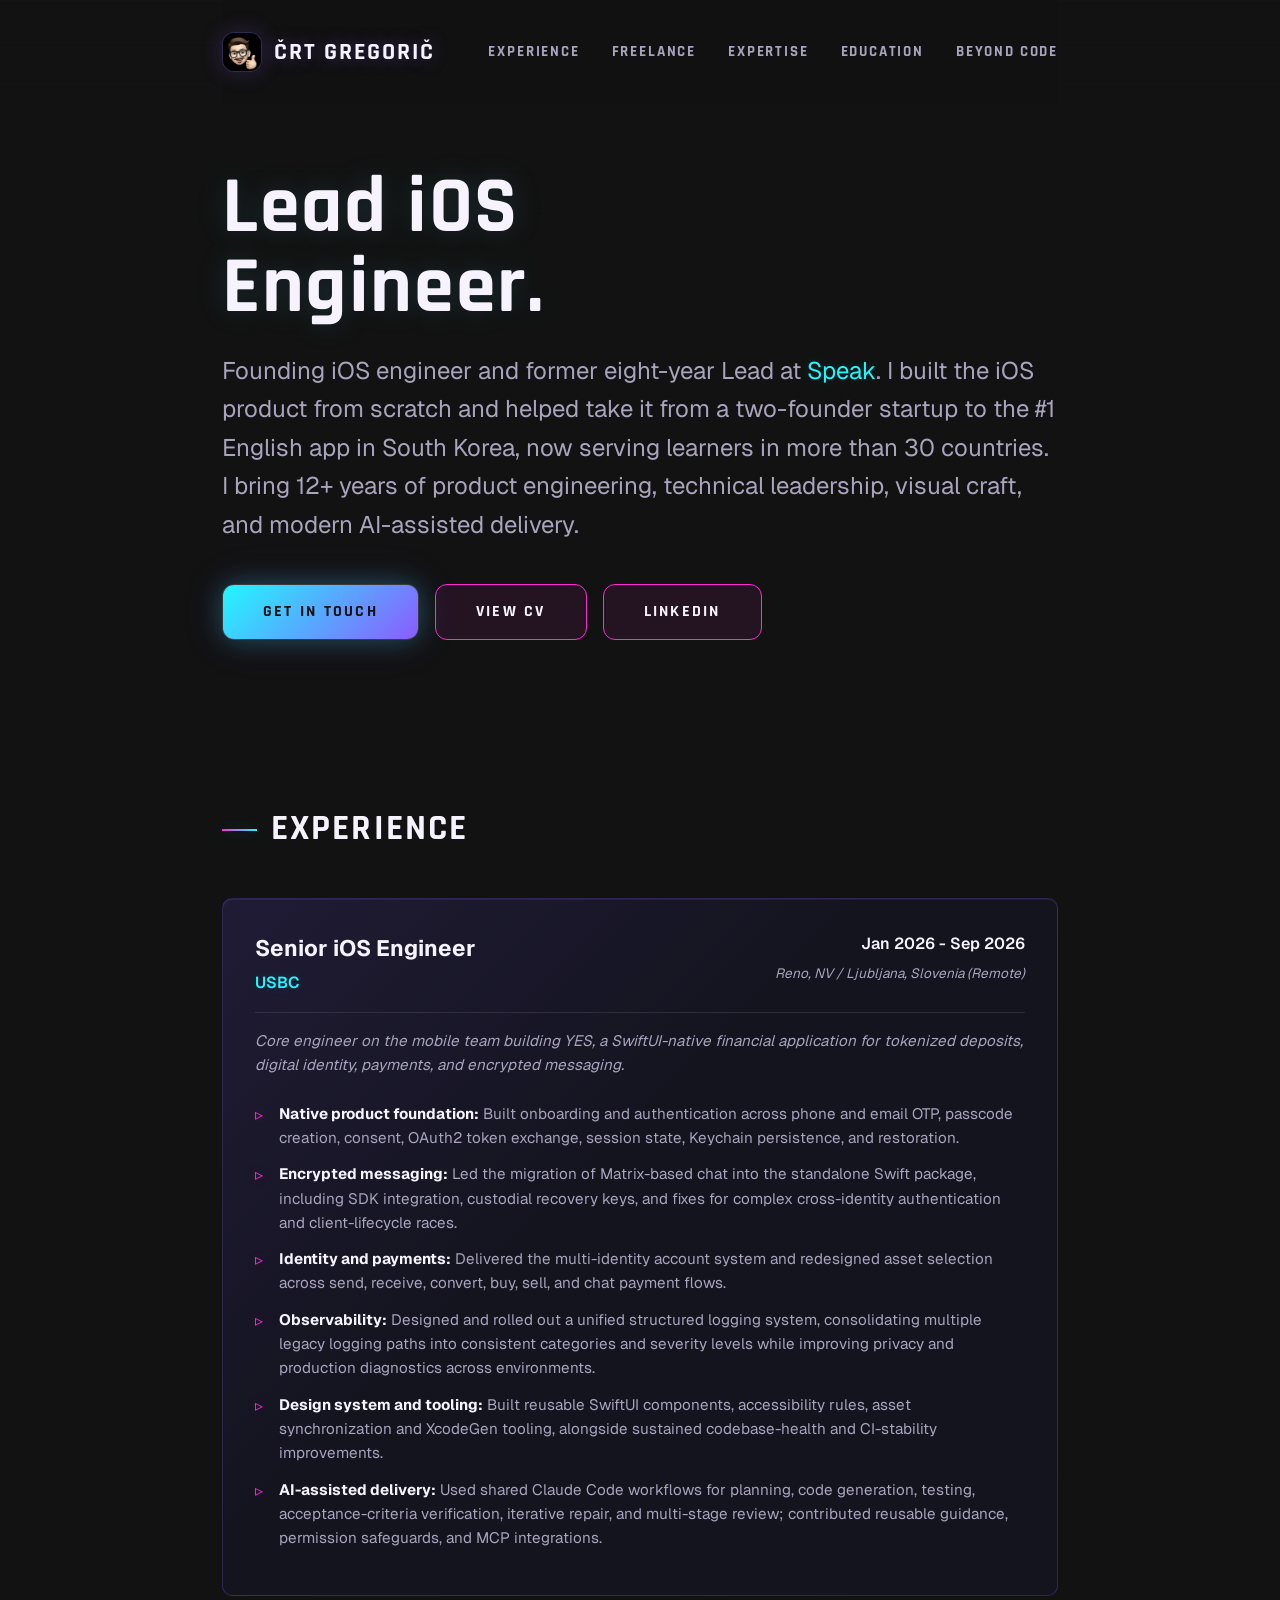
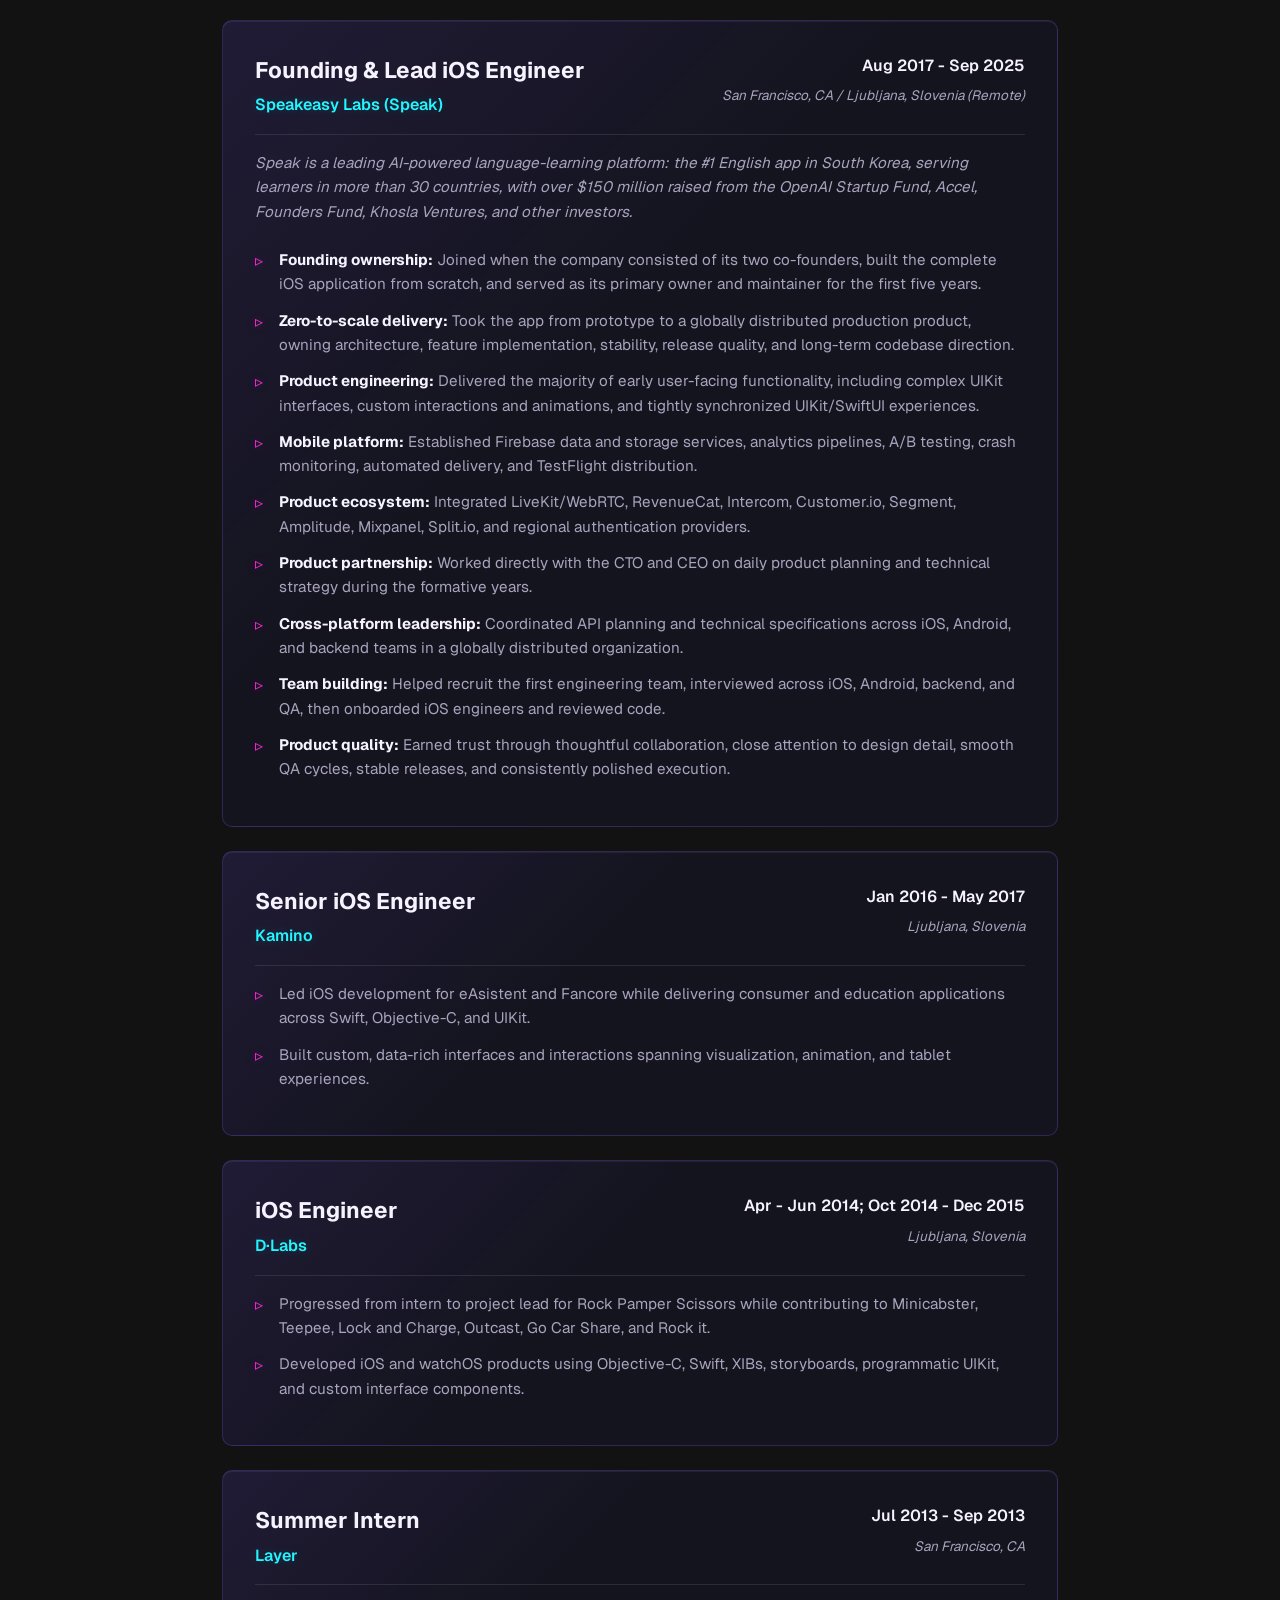
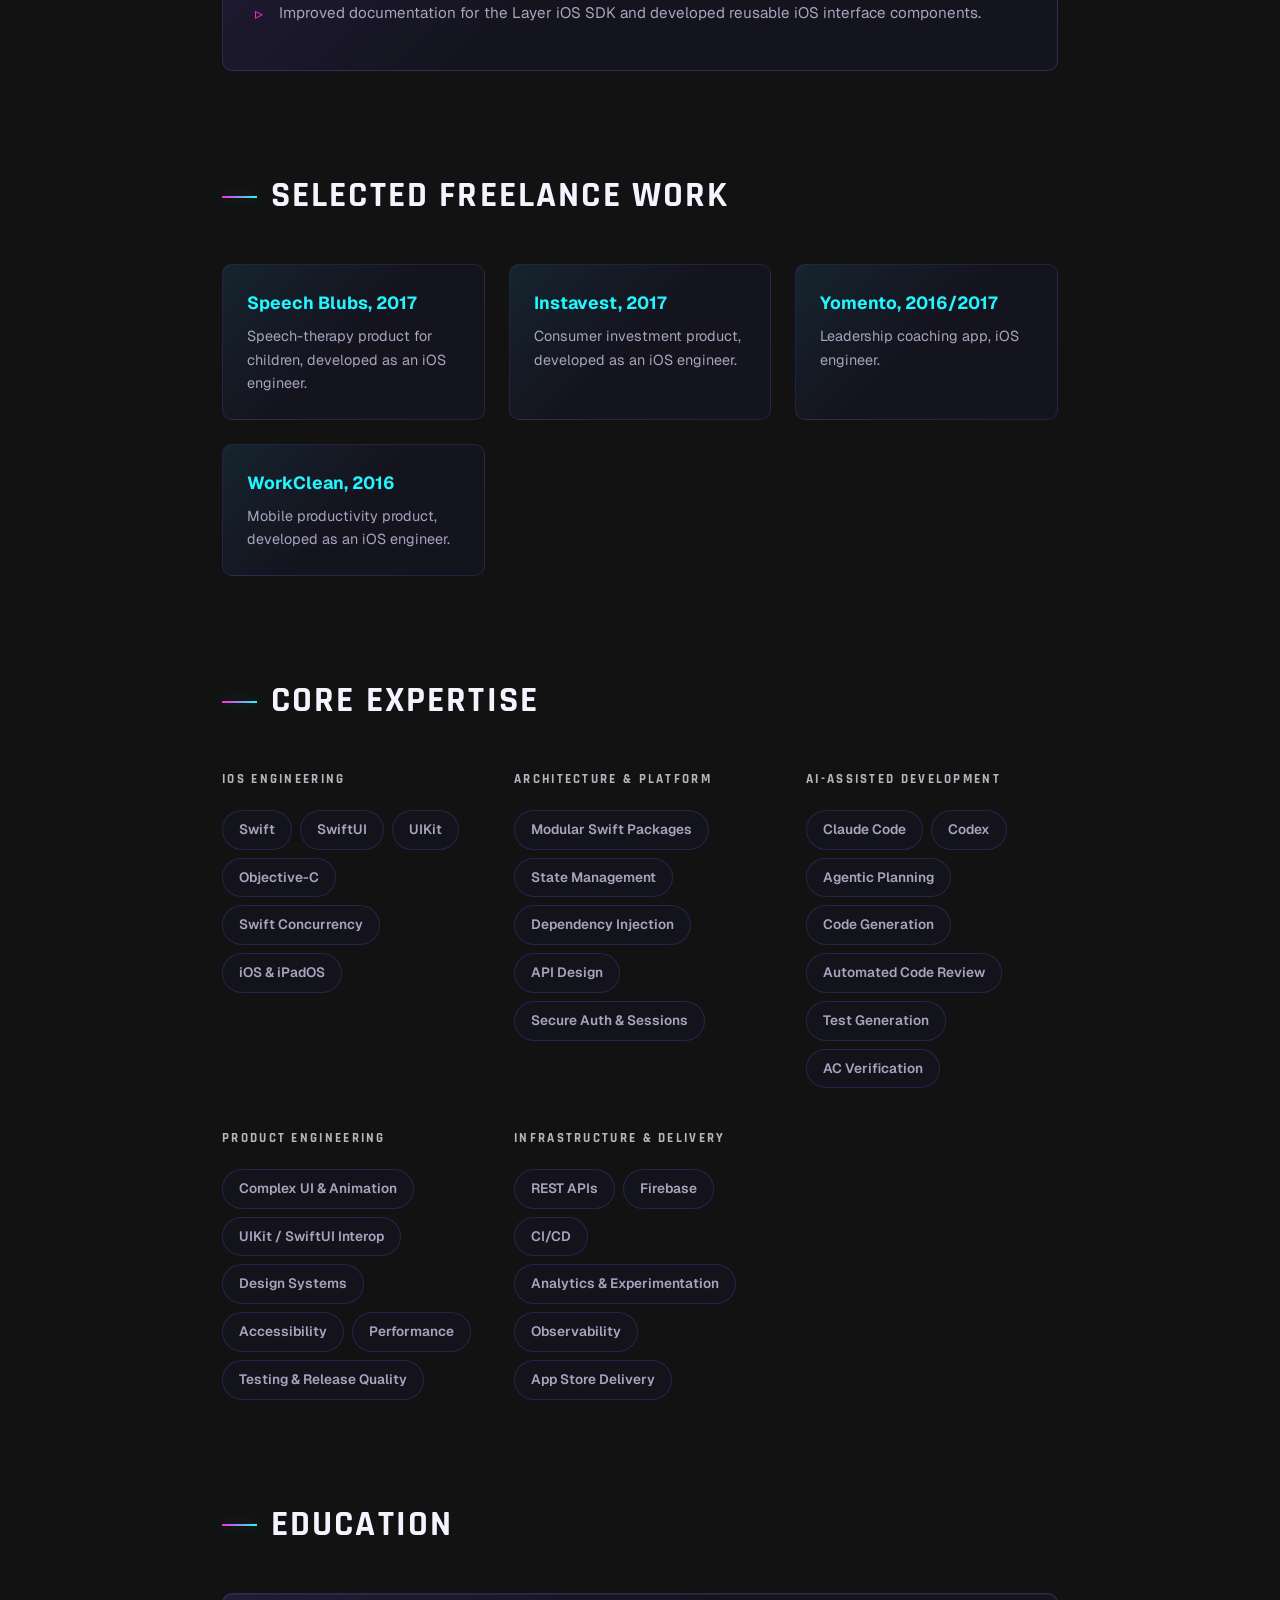
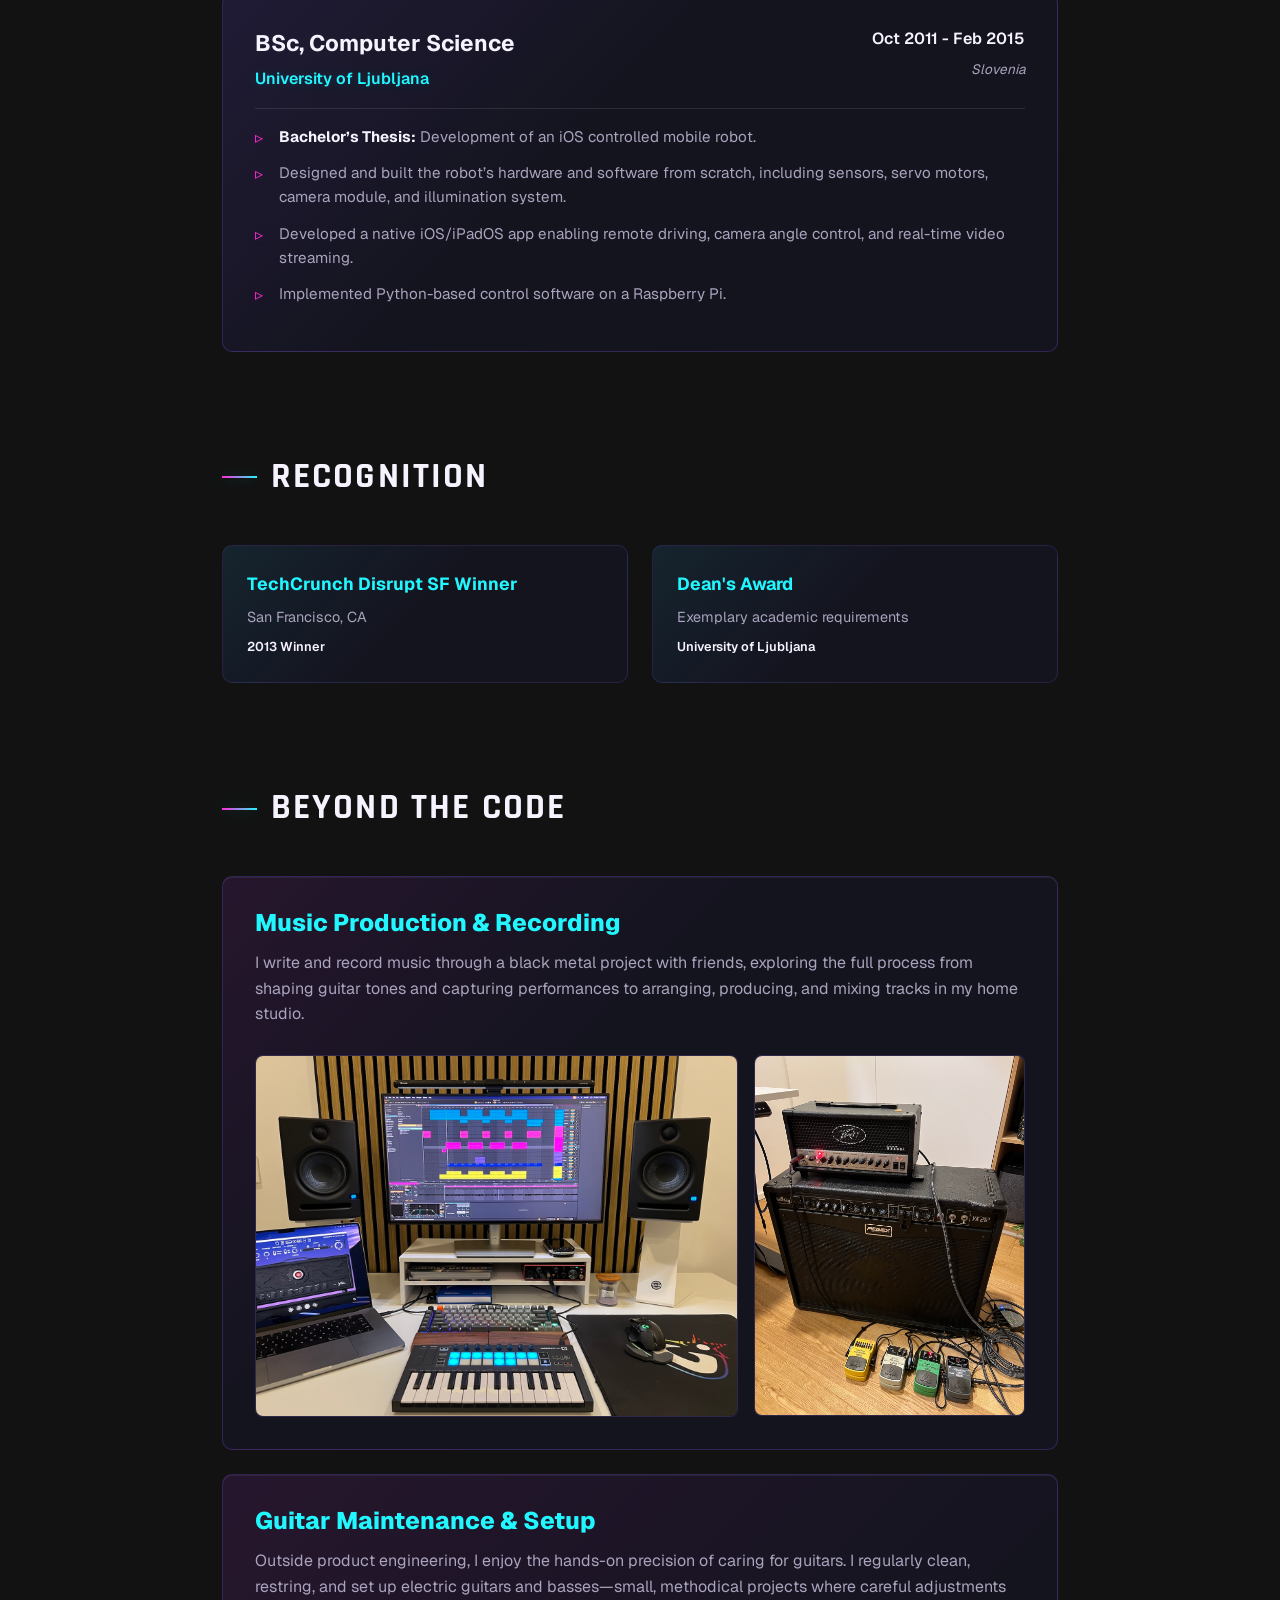
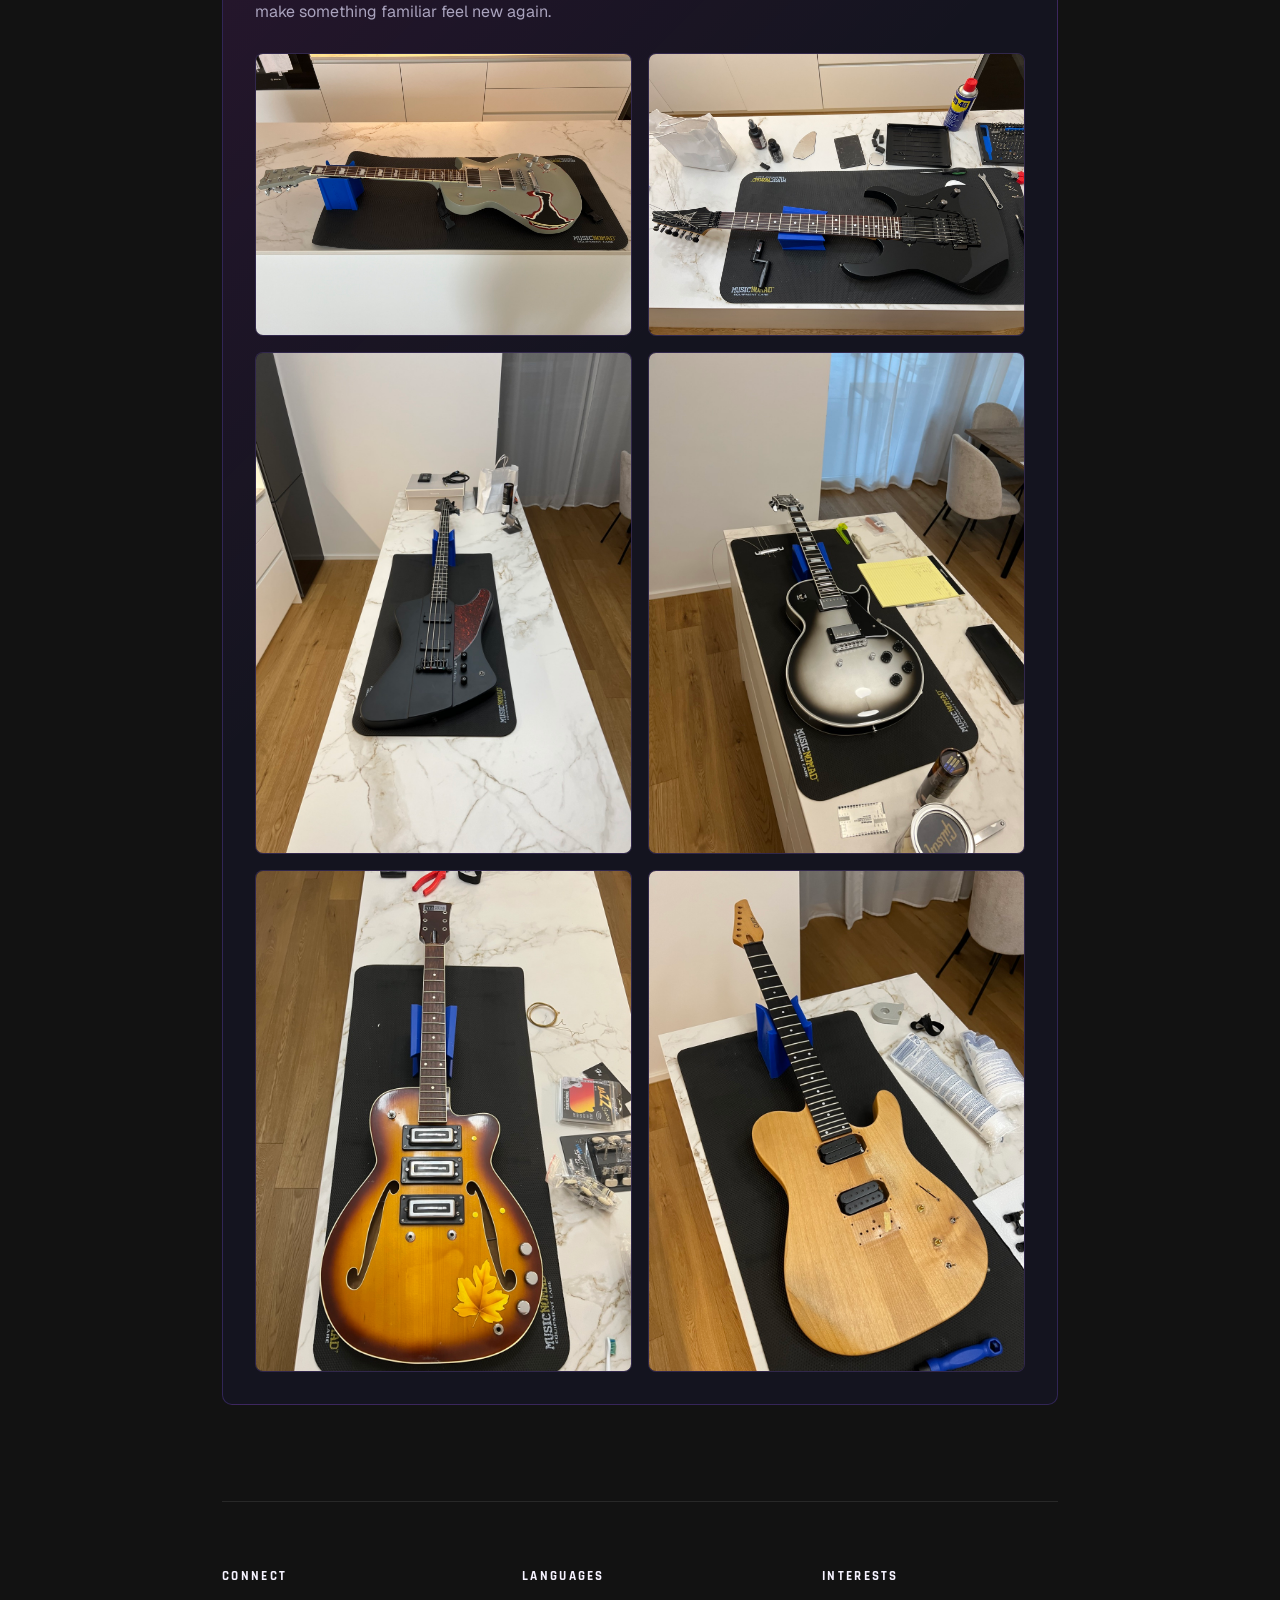
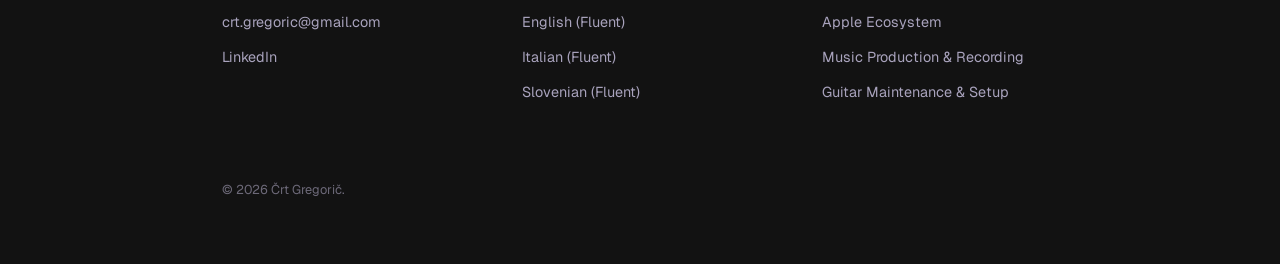
<file: portfolio.html>
<!DOCTYPE html>
<html lang="en">
<head>
    <meta charset="UTF-8">
    <meta name="viewport" content="width=device-width, initial-scale=1.0">
    <title>Črt Gregorič | Lead iOS Engineer</title>
    <meta name="description" content="Črt Gregorič is a Lead iOS Engineer with 12+ years of experience building and scaling polished mobile products.">
    <link rel="canonical" href="https://gregoric.me/portfolio.html">
    <meta property="og:title" content="Črt Gregorič | Lead iOS Engineer">
    <meta property="og:description" content="Lead iOS Engineer with 12+ years of experience building and scaling polished mobile products.">
    <meta property="og:type" content="website">
    <meta property="og:url" content="https://gregoric.me/portfolio.html">
    <meta property="og:image" content="https://gregoric.me/memoji.jpeg">
    <meta property="og:image:type" content="image/jpeg">
    <meta property="og:image:width" content="200">
    <meta property="og:image:height" content="189">
    <meta property="og:image:alt" content="Memoji portrait of Črt Gregorič">
    <meta name="twitter:card" content="summary">
    <meta name="twitter:title" content="Črt Gregorič | Lead iOS Engineer">
    <meta name="twitter:description" content="Lead iOS Engineer with 12+ years of experience building and scaling polished mobile products.">
    <meta name="twitter:image" content="https://gregoric.me/memoji.jpeg">
    <meta name="twitter:image:alt" content="Memoji portrait of Črt Gregorič">
    <link rel="icon" type="image/jpeg" href="memoji.jpeg">
    <link rel="apple-touch-icon" href="memoji.jpeg">
    <link rel="preconnect" href="https://fonts.googleapis.com">
    <link rel="preconnect" href="https://fonts.gstatic.com" crossorigin>
    <link href="https://fonts.googleapis.com/css2?family=Geist:wght@300;400;500;600;700;800;900&amp;family=Rajdhani:wght@500;600;700&amp;display=swap" rel="stylesheet">
    <style>
        :root {
            --void: #121212;
            --panel: #181818;
            --panel-hover: #282828;
            --panel-deep: #14141f;
            --neon-cyan: #22f7ff;
            --neon-pink: #ff2bd6;
            --neon-violet: #8b5cff;
            --neon-amber: #ffd166;
            --paper: #f6f3ff;
            --muted: #a9a3bd;
            --border: rgba(139, 92, 255, 0.24);
            --shadow-glow: rgba(34, 247, 255, 0.24);
            --container-width: 900px;
        }

        * {
            margin: 0;
            padding: 0;
            box-sizing: border-box;
        }

        body {
            font-family: 'Geist', sans-serif;
            background-color: var(--void);
            color: var(--paper);
            line-height: 1.6;
            -webkit-font-smoothing: antialiased;
        }

        body::before {
            content: "";
            position: fixed;
            inset: 0;
            pointer-events: none;
            background:
                linear-gradient(rgba(34, 247, 255, 0.035) 1px, transparent 1px),
                linear-gradient(90deg, rgba(255, 43, 214, 0.025) 1px, transparent 1px);
            background-size: 42px 42px;
            mask-image: linear-gradient(to bottom, rgba(0, 0, 0, 0.45), transparent 70%);
            z-index: 0;
        }

        .container {
            position: relative;
            z-index: 1;
            max-width: var(--container-width);
            margin: 0 auto;
            padding: 0 2rem;
        }

        nav {
            padding: 2rem 0;
            display: flex;
            justify-content: space-between;
            align-items: center;
            position: sticky;
            top: 0;
            background-color: rgba(18, 18, 18, 0.9);
            backdrop-filter: blur(10px);
            z-index: 1000;
        }

        .logo-container {
            display: flex;
            align-items: center;
            gap: 0.75rem;
        }

        .memoji-logo {
            width: 40px;
            height: 40px;
            border-radius: 12px;
            object-fit: cover;
            background-color: var(--panel);
            border: 1px solid var(--border);
            box-shadow: 0 0 22px rgba(139, 92, 255, 0.22);
        }

        .logo {
            font-family: 'Rajdhani', sans-serif;
            font-size: 1.5rem;
            font-weight: 700;
            color: var(--paper);
            letter-spacing: 0.08em;
            text-shadow: 0 0 18px rgba(139, 92, 255, 0.38);
        }

        .nav-links {
            display: flex;
            gap: 2rem;
        }

        .nav-links a {
            color: var(--muted);
            text-decoration: none;
            font-family: 'Rajdhani', sans-serif;
            font-weight: 700;
            font-size: 0.95rem;
            transition: color 0.2s, text-shadow 0.2s;
            letter-spacing: 0.12em;
        }

        .nav-links a:hover {
            color: var(--neon-amber);
            text-shadow: 0 0 16px rgba(255, 209, 102, 0.25);
        }

        .hero {
            padding: 4rem 0;
        }

        .hero h1 {
            font-family: 'Rajdhani', sans-serif;
            font-size: 5rem;
            font-weight: 700;
            letter-spacing: 0.02em;
            line-height: 1;
            margin-bottom: 1.5rem;
            text-shadow:
                0 0 28px rgba(34, 247, 255, 0.12),
                0 0 46px rgba(255, 43, 214, 0.08);
        }

        .hero p {
            font-size: 1.5rem;
            color: var(--muted);
            max-width: 100%;
            margin-bottom: 2.5rem;
        }

        .hero p a {
            color: var(--neon-cyan);
            text-decoration: none;
            text-shadow: 0 0 12px rgba(34, 247, 255, 0.16);
            transition: color 0.2s;
        }

        .hero p a:hover {
            color: var(--neon-amber);
            text-decoration: underline;
        }

        .cta-group {
            display: flex;
            flex-wrap: wrap;
            gap: 1rem;
            align-items: stretch;
        }

        .btn {
            display: inline-flex;
            align-items: center;
            justify-content: center;
            padding: 0 2.5rem;
            border-radius: 12px;
            font-family: 'Rajdhani', sans-serif;
            font-weight: 700;
            text-decoration: none;
            transition: transform 0.2s, background-color 0.2s, border-color 0.2s, box-shadow 0.2s;
            font-size: 1rem;
            text-transform: uppercase;
            letter-spacing: 0.14em;
            box-sizing: border-box;
            height: 56px;
        }

        .btn-primary {
            background-image: linear-gradient(135deg, var(--neon-cyan), var(--neon-violet));
            background-clip: padding-box;
            color: var(--void);
            border: 1px solid rgba(246, 243, 255, 0.18);
            box-shadow: 0 0 26px var(--shadow-glow), 0 0 44px rgba(139, 92, 255, 0.16);
        }

        .btn-primary:hover {
            background-image: linear-gradient(135deg, #7afaff, #a891ff);
            border-color: rgba(246, 243, 255, 0.32);
            transform: translateY(-3px);
        }

        .btn-secondary {
            border: 1px solid var(--neon-pink);
            color: var(--paper);
            background-color: rgba(255, 43, 214, 0.08);
        }

        .btn-secondary:hover {
            border-color: var(--neon-amber);
            box-shadow: 0 0 26px rgba(255, 43, 214, 0.22);
            transform: translateY(-3px);
        }

        section {
            margin-bottom: 6rem;
        }

        section[id] {
            scroll-margin-top: 7.5rem;
        }

        h2.section-title {
            font-family: 'Rajdhani', sans-serif;
            font-size: 2.25rem;
            font-weight: 700;
            margin-bottom: 2.5rem;
            letter-spacing: 0.06em;
            text-transform: uppercase;
        }

        h2.section-title::before {
            content: "";
            display: inline-block;
            width: 2.2rem;
            height: 0.12rem;
            margin-right: 0.85rem;
            vertical-align: middle;
            background: linear-gradient(90deg, var(--neon-pink), var(--neon-cyan));
            box-shadow: 0 0 14px var(--shadow-glow);
        }

        .experience-grid {
            display: flex;
            flex-direction: column;
            gap: 1.5rem;
        }

        .experience-card {
            background:
                linear-gradient(135deg, rgba(139, 92, 255, 0.1), transparent 42%),
                var(--panel-deep);
            padding: 2rem;
            border-radius: 10px;
            border: 1px solid var(--border);
            box-shadow: inset 0 1px 0 rgba(246, 243, 255, 0.06);
            cursor: pointer;
            transition: background-color 0.3s, border-color 0.3s, box-shadow 0.3s, transform 0.3s;
        }

        .experience-card:hover {
            background-color: var(--panel-hover);
            border-color: rgba(34, 247, 255, 0.34);
            box-shadow: 0 0 34px rgba(34, 247, 255, 0.08), inset 0 1px 0 rgba(246, 243, 255, 0.08);
            transform: translateY(-2px);
        }

        .exp-header {
            display: flex;
            justify-content: space-between;
            align-items: flex-start;
            margin-bottom: 1rem;
            border-bottom: 1px solid rgba(247, 243, 255, 0.1);
            padding-bottom: 1rem;
        }

        .exp-title h3 {
            font-size: 1.4rem;
            font-weight: 700;
            margin-bottom: 0.25rem;
        }

        .exp-title p {
            color: var(--neon-cyan);
            font-weight: 600;
            font-size: 1rem;
            text-shadow: 0 0 12px rgba(34, 247, 255, 0.16);
        }

        .exp-title a {
            color: inherit;
            text-decoration: none;
            transition: color 0.2s;
        }

        .exp-title a:hover {
            color: var(--neon-amber);
            text-decoration: underline;
        }

        .exp-meta {
            text-align: right;
        }

        .exp-duration {
            font-weight: 600;
            display: block;
            margin-bottom: 0.25rem;
        }

        .exp-location {
            color: var(--muted);
            font-size: 0.85rem;
            font-style: italic;
        }

        .exp-description {
            color: var(--muted);
            margin-bottom: 1.5rem;
            font-style: italic;
            font-size: 0.95rem;
        }

        .exp-details ul {
            list-style: none;
        }

        .exp-details li {
            position: relative;
            padding-left: 1.5rem;
            margin-bottom: 0.75rem;
            color: var(--muted);
            font-size: 0.95rem;
        }

        .exp-details li strong {
            color: var(--paper);
        }

        .exp-details li::before {
            content: "▹";
            position: absolute;
            left: 0;
            color: var(--neon-pink);
            font-size: 1rem;
            text-shadow: 0 0 10px rgba(255, 43, 214, 0.28);
        }

        .personal-project {
            background:
                linear-gradient(135deg, rgba(255, 43, 214, 0.08), transparent 38%),
                var(--panel-deep);
            padding: 2rem;
            border-radius: 10px;
            border: 1px solid var(--border);
            box-shadow: inset 0 1px 0 rgba(246, 243, 255, 0.06);
        }

        .personal-project + .personal-project {
            margin-top: 1.5rem;
        }

        .personal-project-intro {
            margin-bottom: 1.75rem;
        }

        .personal-project-intro h3 {
            font-size: 1.5rem;
            color: var(--neon-cyan);
            font-weight: 800;
            line-height: 1.2;
            margin-bottom: 0.75rem;
        }

        .personal-project-intro p {
            color: var(--muted);
            font-size: 1rem;
        }

        .guitar-gallery {
            display: grid;
            grid-template-columns: repeat(2, minmax(0, 1fr));
            gap: 1rem;
            align-items: start;
        }

        .music-gallery {
            display: grid;
            grid-template-columns: minmax(0, 16fr) minmax(0, 9fr);
            gap: 1rem;
            align-items: start;
        }

        .project-photo {
            break-inside: avoid;
            margin-bottom: 1rem;
            overflow: hidden;
            border-radius: 8px;
            border: 1px solid rgba(139, 92, 255, 0.22);
            background: var(--panel);
            transition: border-color 0.2s, box-shadow 0.2s;
        }

        .guitar-gallery .project-photo,
        .music-gallery .project-photo {
            margin-bottom: 0;
        }

        .project-photo:hover {
            border-color: rgba(34, 247, 255, 0.5);
            box-shadow: 0 0 28px rgba(34, 247, 255, 0.1);
        }

        .project-photo-button {
            display: block;
            width: 100%;
            padding: 0;
            border: 0;
            background: none;
            color: inherit;
            cursor: zoom-in;
        }

        .project-photo img {
            display: block;
            width: 100%;
            height: auto;
        }

        .project-photo-button:focus-visible {
            outline: 2px solid var(--neon-cyan);
            outline-offset: -3px;
        }

        body.lightbox-open {
            overflow: hidden;
        }

        .lightbox {
            width: 100vw;
            max-width: none;
            height: 100dvh;
            max-height: none;
            margin: 0;
            padding: 0;
            border: 0;
            overflow: hidden;
            color: var(--paper);
            background: rgba(8, 8, 12, 0.96);
        }

        .lightbox::backdrop {
            background: rgba(0, 0, 0, 0.82);
            backdrop-filter: blur(10px);
        }

        .lightbox-stage {
            position: relative;
            display: flex;
            align-items: center;
            justify-content: center;
            width: 100%;
            height: 100%;
            padding: clamp(1rem, 4vw, 3rem);
        }

        .lightbox-figure {
            display: flex;
            align-items: center;
            justify-content: center;
            width: 100%;
            height: 100%;
            margin: 0;
        }

        .lightbox-image {
            display: block;
            max-width: 100%;
            max-height: 100%;
            object-fit: contain;
            border-radius: 8px;
            box-shadow: 0 24px 80px rgba(0, 0, 0, 0.48);
        }

        .lightbox-control {
            position: absolute;
            z-index: 1;
            display: inline-flex;
            align-items: center;
            justify-content: center;
            width: 48px;
            height: 48px;
            padding: 0;
            border: 1px solid rgba(246, 243, 255, 0.24);
            border-radius: 50%;
            background: rgba(18, 18, 18, 0.82);
            color: var(--paper);
            font: inherit;
            font-size: 2rem;
            line-height: 1;
            cursor: pointer;
            transition: color 0.2s, border-color 0.2s, background-color 0.2s;
        }

        .lightbox-control:hover,
        .lightbox-control:focus-visible {
            color: var(--void);
            border-color: var(--neon-cyan);
            background: var(--neon-cyan);
            outline: none;
        }

        .lightbox-close {
            top: 1.25rem;
            right: 1.25rem;
            font-size: 1.75rem;
        }

        .lightbox-previous,
        .lightbox-next {
            top: 50%;
            transform: translateY(-50%);
        }

        .lightbox-previous {
            left: 1.25rem;
        }

        .lightbox-next {
            right: 1.25rem;
        }

        .lightbox-counter {
            position: absolute;
            bottom: 1.25rem;
            left: 50%;
            transform: translateX(-50%);
            color: var(--muted);
            font-size: 0.85rem;
            letter-spacing: 0.12em;
        }

        /* --- Skills Section --- */
        .skills-grid {
            display: grid;
            grid-template-columns: repeat(auto-fit, minmax(250px, 1fr));
            gap: 2.5rem;
        }

        .skill-category h3 {
            font-size: 0.8rem;
            text-transform: uppercase;
            font-family: 'Rajdhani', sans-serif;
            letter-spacing: 0.18em;
            color: var(--paper);
            margin-bottom: 1.25rem;
            opacity: 0.72;
        }

        .skill-list {
            display: flex;
            flex-wrap: wrap;
            gap: 0.5rem;
        }

        .skill-pill {
            background-color: rgba(20, 20, 31, 0.9);
            color: var(--muted);
            padding: 0.5rem 1rem;
            border-radius: 999px;
            border: 1px solid rgba(139, 92, 255, 0.2);
            font-size: 0.85rem;
            font-weight: 600;
            cursor: pointer;
            transition: all 0.2s;
        }

        .skill-pill:hover {
            background-color: var(--neon-cyan);
            color: var(--void);
            transform: translateY(-2px);
            box-shadow: 0 0 18px var(--shadow-glow);
        }

        .item-grid {
            display: grid;
            grid-template-columns: repeat(auto-fit, minmax(200px, 1fr));
            gap: 1.5rem;
        }

        .grid-item {
            background:
                linear-gradient(135deg, rgba(34, 247, 255, 0.07), transparent 48%),
                var(--panel-deep);
            padding: 1.5rem;
            border-radius: 10px;
            border: 1px solid rgba(139, 92, 255, 0.16);
            cursor: pointer;
            transition: background-color 0.2s, border-color 0.2s, box-shadow 0.2s, transform 0.2s;
        }

        .grid-item:hover {
            background-color: var(--panel-hover);
            border-color: var(--border);
            box-shadow: 0 0 28px rgba(139, 92, 255, 0.1);
            transform: translateY(-2px);
        }

        .grid-item h3 {
            font-size: 1.1rem;
            margin-bottom: 0.5rem;
            color: var(--neon-cyan);
        }

        .grid-item h3 a {
            color: inherit;
            text-decoration: none;
        }

        .grid-item h3 a:hover {
            text-decoration: underline;
        }

        .grid-item p {
            font-size: 0.9rem;
            color: var(--muted);
        }

        .grid-item p a {
            color: var(--neon-cyan);
            text-decoration: none;
        }

        .grid-item p a:hover {
            text-decoration: underline;
        }

        .grid-item .item-meta {
            font-size: 0.8rem;
            color: var(--paper);
            font-weight: 600;
            margin-top: 0.5rem;
            display: block;
        }

        .grid-item .item-meta a {
            color: inherit;
            text-decoration: none;
        }

        .grid-item .item-meta a:hover {
            color: var(--neon-amber);
            text-decoration: underline;
        }

        footer {
            margin-top: 4rem;
            padding: 4rem 0;
            border-top: 1px solid var(--panel-hover);
            color: var(--muted);
        }

        .footer-grid {
            display: grid;
            grid-template-columns: repeat(auto-fit, minmax(200px, 1fr));
            gap: 4rem;
            margin-bottom: 4rem;
        }

        .footer-col h4 {
            color: var(--paper);
            margin-bottom: 1.5rem;
            text-transform: uppercase;
            font-size: 0.8rem;
            font-family: 'Rajdhani', sans-serif;
            letter-spacing: 0.18em;
        }

        .footer-col ul {
            list-style: none;
        }

        .footer-col li, .footer-col p {
            margin-bottom: 0.75rem;
            font-size: 0.9rem;
        }

        .footer-col a {
            color: inherit;
            text-decoration: none;
            transition: color 0.2s;
        }

        .footer-col a:hover {
            color: var(--neon-amber);
        }

        @media (max-width: 1024px) {
            .hero h1 { font-size: 4rem; }
        }

        @media (max-width: 768px) {
            :root {
                --container-width: 100%;
            }
            .container { padding: 0 1.5rem; }
            nav { padding: 1.5rem 0; flex-direction: column; gap: 1.5rem; position: relative; }
            .nav-links { gap: 1rem; flex-wrap: wrap; justify-content: center; }
            .nav-links a { font-size: 0.75rem; }
            
            .hero { padding: 2rem 0; }
            .hero h1 { font-size: 2.75rem; }
            .hero p { font-size: 1.1rem; }
            
            h2.section-title { font-size: 1.75rem; margin-bottom: 1.5rem; }
            section { margin-bottom: 4rem; }
            section[id] { scroll-margin-top: 1.5rem; }
            
            .exp-header { flex-direction: column; gap: 0.5rem; }
            .exp-meta { text-align: left; }
            .experience-card { padding: 1.5rem; }
            
            .personal-project { padding: 1.5rem; }
            .personal-project-intro h3 { font-size: 1.35rem; }
            .personal-project-intro p { font-size: 0.95rem; }
            .guitar-gallery { gap: 0.75rem; }
            .project-photo { margin-bottom: 0.75rem; }
            .music-gallery { gap: 0.75rem; }
            .guitar-gallery .project-photo,
            .music-gallery .project-photo { margin-bottom: 0; }
            .lightbox-stage { padding: 1rem; }
            .lightbox-control { width: 44px; height: 44px; }
            .lightbox-close { top: 0.75rem; right: 0.75rem; }
            .lightbox-previous { left: 0.75rem; }
            .lightbox-next { right: 0.75rem; }
            .lightbox-counter { bottom: 0.75rem; }
            
            .skills-grid { gap: 1.5rem; }
            
            .footer-grid { gap: 2rem; }
        }

        @media (max-width: 480px) {
            .logo { font-size: 1.2rem; }
            .hero h1 { font-size: 2.25rem; }
            .cta-group { flex-direction: column; width: 100%; }
            .btn { text-align: center; width: 100%; }
            .guitar-gallery,
            .music-gallery { grid-template-columns: 1fr; }
        }
    </style>
</head>
<body>
    <div class="container">
        <nav>
            <div class="logo-container">
                <img src="memoji.jpeg" alt="Črt Gregorič" class="memoji-logo">
                <div class="logo">ČRT GREGORIČ</div>
            </div>
            <div class="nav-links">
                <a href="#experience">EXPERIENCE</a>
                <a href="#freelance">FREELANCE</a>
                <a href="#skills">EXPERTISE</a>
                <a href="#education">EDUCATION</a>
                <a href="#beyond-code">BEYOND CODE</a>
            </div>
        </nav>

        <main class="main-content">
            <section class="hero">
                <h1>Lead iOS<br>Engineer.</h1>
                <p>Founding iOS engineer and former eight-year Lead at <a href="https://www.speak.com/" target="_blank">Speak</a>. I built the iOS product from scratch and helped take it from a two-founder startup to the #1 English app in South Korea, now serving learners in more than 30 countries. I bring 12+ years of product engineering, technical leadership, visual craft, and modern AI-assisted delivery.</p>
                <div class="cta-group">
                    <a href="mailto:crt.gregoric@gmail.com" class="btn btn-primary">Get in touch</a>
                    <a href="assets/documents/crt-gregoric-cv.pdf" target="_blank" rel="noopener" class="btn btn-secondary">View CV</a>
                    <a href="http://www.linkedin.com/in/crtgregoric" target="_blank" class="btn btn-secondary">LinkedIn</a>
                </div>
            </section>

            <section id="experience">
                <h2 class="section-title">Experience</h2>
                <div class="experience-grid">
                    
                    <!-- USBC -->
                    <div class="experience-card">
                        <div class="exp-header">
                            <div class="exp-title">
                                <h3>Senior iOS Engineer</h3>
                                <p><a href="https://usbc.xyz/" target="_blank">USBC</a></p>
                            </div>
                            <div class="exp-meta">
                                <span class="exp-duration">Jan 2026 - Sep 2026</span>
                                <span class="exp-location">Reno, NV / Ljubljana, Slovenia (Remote)</span>
                            </div>
                        </div>
                        <p class="exp-description">Core engineer on the mobile team building YES, a SwiftUI-native financial application for tokenized deposits, digital identity, payments, and encrypted messaging.</p>
                        <div class="exp-details">
                            <ul>
                                <li><strong>Native product foundation:</strong> Built onboarding and authentication across phone and email OTP, passcode creation, consent, OAuth2 token exchange, session state, Keychain persistence, and restoration.</li>
                                <li><strong>Encrypted messaging:</strong> Led the migration of Matrix-based chat into the standalone Swift package, including SDK integration, custodial recovery keys, and fixes for complex cross-identity authentication and client-lifecycle races.</li>
                                <li><strong>Identity and payments:</strong> Delivered the multi-identity account system and redesigned asset selection across send, receive, convert, buy, sell, and chat payment flows.</li>
                                <li><strong>Observability:</strong> Designed and rolled out a unified structured logging system, consolidating multiple legacy logging paths into consistent categories and severity levels while improving privacy and production diagnostics across environments.</li>
                                <li><strong>Design system and tooling:</strong> Built reusable SwiftUI components, accessibility rules, asset synchronization and XcodeGen tooling, alongside sustained codebase-health and CI-stability improvements.</li>
                                <li><strong>AI-assisted delivery:</strong> Used shared Claude Code workflows for planning, code generation, testing, acceptance-criteria verification, iterative repair, and multi-stage review; contributed reusable guidance, permission safeguards, and MCP integrations.</li>
                            </ul>
                        </div>
                    </div>

                    <!-- Speakeasy Labs -->
                    <div class="experience-card">
                        <div class="exp-header">
                            <div class="exp-title">
                                <h3>Founding &amp; Lead iOS Engineer</h3>
                                <p><a href="https://www.speak.com" target="_blank">Speakeasy Labs (Speak)</a></p>
                            </div>
                            <div class="exp-meta">
                                <span class="exp-duration">Aug 2017 - Sep 2025</span>
                                <span class="exp-location">San Francisco, CA / Ljubljana, Slovenia (Remote)</span>
                            </div>
                        </div>
                        <p class="exp-description">Speak is a leading AI-powered language-learning platform: the #1 English app in South Korea, serving learners in more than 30 countries, with over $150 million raised from the OpenAI Startup Fund, Accel, Founders Fund, Khosla Ventures, and other investors.</p>
                        <div class="exp-details">
                            <ul>
                                <li><strong>Founding ownership:</strong> Joined when the company consisted of its two co-founders, built the complete iOS application from scratch, and served as its primary owner and maintainer for the first five years.</li>
                                <li><strong>Zero-to-scale delivery:</strong> Took the app from prototype to a globally distributed production product, owning architecture, feature implementation, stability, release quality, and long-term codebase direction.</li>
                                <li><strong>Product engineering:</strong> Delivered the majority of early user-facing functionality, including complex UIKit interfaces, custom interactions and animations, and tightly synchronized UIKit/SwiftUI experiences.</li>
                                <li><strong>Mobile platform:</strong> Established Firebase data and storage services, analytics pipelines, A/B testing, crash monitoring, automated delivery, and TestFlight distribution.</li>
                                <li><strong>Product ecosystem:</strong> Integrated LiveKit/WebRTC, RevenueCat, Intercom, Customer.io, Segment, Amplitude, Mixpanel, Split.io, and regional authentication providers.</li>
                                <li><strong>Product partnership:</strong> Worked directly with the CTO and CEO on daily product planning and technical strategy during the formative years.</li>
                                <li><strong>Cross-platform leadership:</strong> Coordinated API planning and technical specifications across iOS, Android, and backend teams in a globally distributed organization.</li>
                                <li><strong>Team building:</strong> Helped recruit the first engineering team, interviewed across iOS, Android, backend, and QA, then onboarded iOS engineers and reviewed code.</li>
                                <li><strong>Product quality:</strong> Earned trust through thoughtful collaboration, close attention to design detail, smooth QA cycles, stable releases, and consistently polished execution.</li>
                            </ul>
                        </div>
                    </div>

                    <!-- Kamino -->
                    <div class="experience-card">
                        <div class="exp-header">
                            <div class="exp-title">
                                <h3>Senior iOS Engineer</h3>
                                <p>Kamino</p>
                            </div>
                            <div class="exp-meta">
                                <span class="exp-duration">Jan 2016 - May 2017</span>
                                <span class="exp-location">Ljubljana, Slovenia</span>
                            </div>
                        </div>
                        <div class="exp-details">
                            <ul>
                                <li>Led iOS development for eAsistent and Fancore while delivering consumer and education applications across Swift, Objective-C, and UIKit.</li>
                                <li>Built custom, data-rich interfaces and interactions spanning visualization, animation, and tablet experiences.</li>
                            </ul>
                        </div>
                    </div>

                    <!-- D.Labs -->
                    <div class="experience-card">
                        <div class="exp-header">
                            <div class="exp-title">
                                <h3>iOS Engineer</h3>
                                <p><a href="https://dlabs.io" target="_blank">D·Labs</a></p>
                            </div>
                            <div class="exp-meta">
                                <span class="exp-duration">Apr - Jun 2014; Oct 2014 - Dec 2015</span>
                                <span class="exp-location">Ljubljana, Slovenia</span>
                            </div>
                        </div>
                        <div class="exp-details">
                            <ul>
                                <li>Progressed from intern to project lead for Rock Pamper Scissors while contributing to Minicabster, Teepee, Lock and Charge, Outcast, Go Car Share, and Rock it.</li>
                                <li>Developed iOS and watchOS products using Objective-C, Swift, XIBs, storyboards, programmatic UIKit, and custom interface components.</li>
                            </ul>
                        </div>
                    </div>

                    <!-- Layer -->
                    <div class="experience-card">
                        <div class="exp-header">
                            <div class="exp-title">
                                <h3>Summer Intern</h3>
                                <p>Layer</p>
                            </div>
                            <div class="exp-meta">
                                <span class="exp-duration">Jul 2013 - Sep 2013</span>
                                <span class="exp-location">San Francisco, CA</span>
                            </div>
                        </div>
                        <div class="exp-details">
                            <ul>
                                <li>Improved documentation for the Layer iOS SDK and developed reusable iOS interface components.</li>
                            </ul>
                        </div>
                    </div>
                </div>
            </section>

            <section id="freelance">
                <h2 class="section-title">Selected Freelance Work</h2>
                <div class="item-grid">
                    <div class="grid-item">
                        <h3>Speech Blubs, 2017</h3>
                        <p>Speech-therapy product for children, developed as an iOS engineer.</p>
                    </div>
                    <div class="grid-item">
                        <h3>Instavest, 2017</h3>
                        <p>Consumer investment product, developed as an iOS engineer.</p>
                    </div>
                    <div class="grid-item">
                        <h3>Yomento, 2016/2017</h3>
                        <p>Leadership coaching app, iOS engineer.</p>
                    </div>
                    <div class="grid-item">
                        <h3>WorkClean, 2016</h3>
                        <p>Mobile productivity product, developed as an iOS engineer.</p>
                    </div>
                </div>
            </section>

            <section id="skills">
                <h2 class="section-title">Core Expertise</h2>
                <div class="skills-grid">
                    <div class="skill-category">
                        <h3>iOS Engineering</h3>
                        <div class="skill-list">
                            <div class="skill-pill">Swift</div>
                            <div class="skill-pill">SwiftUI</div>
                            <div class="skill-pill">UIKit</div>
                            <div class="skill-pill">Objective-C</div>
                            <div class="skill-pill">Swift Concurrency</div>
                            <div class="skill-pill">iOS &amp; iPadOS</div>
                        </div>
                    </div>
                    <div class="skill-category">
                        <h3>Architecture &amp; Platform</h3>
                        <div class="skill-list">
                            <div class="skill-pill">Modular Swift Packages</div>
                            <div class="skill-pill">State Management</div>
                            <div class="skill-pill">Dependency Injection</div>
                            <div class="skill-pill">API Design</div>
                            <div class="skill-pill">Secure Auth &amp; Sessions</div>
                        </div>
                    </div>
                    <div class="skill-category">
                        <h3>AI-Assisted Development</h3>
                        <div class="skill-list">
                            <div class="skill-pill">Claude Code</div>
                            <div class="skill-pill">Codex</div>
                            <div class="skill-pill">Agentic Planning</div>
                            <div class="skill-pill">Code Generation</div>
                            <div class="skill-pill">Automated Code Review</div>
                            <div class="skill-pill">Test Generation</div>
                            <div class="skill-pill">AC Verification</div>
                        </div>
                    </div>
                    <div class="skill-category">
                        <h3>Product Engineering</h3>
                        <div class="skill-list">
                            <div class="skill-pill">Complex UI &amp; Animation</div>
                            <div class="skill-pill">UIKit / SwiftUI Interop</div>
                            <div class="skill-pill">Design Systems</div>
                            <div class="skill-pill">Accessibility</div>
                            <div class="skill-pill">Performance</div>
                            <div class="skill-pill">Testing &amp; Release Quality</div>
                        </div>
                    </div>
                    <div class="skill-category">
                        <h3>Infrastructure &amp; Delivery</h3>
                        <div class="skill-list">
                            <div class="skill-pill">REST APIs</div>
                            <div class="skill-pill">Firebase</div>
                            <div class="skill-pill">CI/CD</div>
                            <div class="skill-pill">Analytics &amp; Experimentation</div>
                            <div class="skill-pill">Observability</div>
                            <div class="skill-pill">App Store Delivery</div>
                        </div>
                    </div>
                </div>
            </section>

            <section id="education">
                <h2 class="section-title">Education</h2>
                <div class="experience-card">
                    <div class="exp-header">
                        <div class="exp-title">
                            <h3>BSc, Computer Science</h3>
                            <p><a href="https://www.fri.uni-lj.si" target="_blank">University of Ljubljana</a></p>
                        </div>
                        <div class="exp-meta">
                            <span class="exp-duration">Oct 2011 - Feb 2015</span>
                            <span class="exp-location">Slovenia</span>
                        </div>
                    </div>
                    <div class="exp-details">
                        <ul>
                            <li><strong>Bachelor’s Thesis:</strong> Development of an iOS controlled mobile robot.</li>
                            <li>Designed and built the robot’s hardware and software from scratch, including sensors, servo motors, camera module, and illumination system.</li>
                            <li>Developed a native iOS/iPadOS app enabling remote driving, camera angle control, and real-time video streaming.</li>
                            <li>Implemented Python-based control software on a Raspberry Pi.</li>
                        </ul>
                    </div>
                </div>
            </section>

            <section id="recognition">
                <h2 class="section-title">Recognition</h2>
                <div class="item-grid">
                    <div class="grid-item">
                        <h3><a href="https://techcrunch.com/2013/09/11/and-the-winner-of-techcrunch-disrupt-sf-2013-is-layer/" target="_blank">TechCrunch Disrupt SF Winner</a></h3>
                        <p>San Francisco, CA</p>
                        <span class="item-meta">2013 Winner</span>
                    </div>
                    <div class="grid-item">
                        <h3>Dean's Award</h3>
                        <p>Exemplary academic requirements</p>
                        <span class="item-meta"><a href="https://www.fri.uni-lj.si" target="_blank">University of Ljubljana</a></span>
                    </div>
                </div>
            </section>

            <section id="beyond-code">
                <h2 class="section-title">Beyond the Code</h2>
                <div class="personal-project">
                    <div class="personal-project-intro">
                        <h3>Music Production &amp; Recording</h3>
                        <p>I write and record music through a black metal project with friends, exploring the full process from shaping guitar tones and capturing performances to arranging, producing, and mixing tracks in my home studio.</p>
                    </div>
                    <div class="music-gallery" aria-label="My music production and recording setup">
                        <figure class="project-photo">
                            <button type="button" class="project-photo-button" data-gallery="music" aria-label="Open the home music production studio photo">
                                <img src="assets/music-production/recording-setup-02.jpeg" width="1400" height="1050" loading="lazy" decoding="async" alt="Home music production studio with an arrangement open in a digital audio workstation">
                            </button>
                        </figure>
                        <figure class="project-photo">
                            <button type="button" class="project-photo-button" data-gallery="music" aria-label="Open the guitar recording setup photo">
                                <img src="assets/music-production/recording-setup-01.jpeg" width="1050" height="1400" loading="lazy" decoding="async" alt="Guitar amplifiers and effects pedals connected for recording">
                            </button>
                        </figure>
                    </div>
                </div>
                <div class="personal-project">
                    <div class="personal-project-intro">
                        <h3>Guitar Maintenance &amp; Setup</h3>
                        <p>Outside product engineering, I enjoy the hands-on precision of caring for guitars. I regularly clean, restring, and set up electric guitars and basses—small, methodical projects where careful adjustments make something familiar feel new again.</p>
                    </div>
                    <div class="guitar-gallery" aria-label="A selection of guitars I have maintained and set up">
                        <figure class="project-photo">
                            <button type="button" class="project-photo-button" data-gallery="guitars" aria-label="Open the silver electric guitar photo">
                                <img src="assets/guitar-work/guitar-setup-01.jpeg" width="1400" height="1050" loading="lazy" decoding="async" alt="Silver electric guitar positioned for maintenance">
                            </button>
                        </figure>
                        <figure class="project-photo">
                            <button type="button" class="project-photo-button" data-gallery="guitars" aria-label="Open the black seven-string electric guitar photo">
                                <img src="assets/guitar-work/guitar-setup-04.jpeg" width="1400" height="1050" loading="lazy" decoding="async" alt="Black seven-string electric guitar on a work mat with setup tools">
                            </button>
                        </figure>
                        <figure class="project-photo">
                            <button type="button" class="project-photo-button" data-gallery="guitars" aria-label="Open the black electric bass photo">
                                <img src="assets/guitar-work/guitar-setup-02.jpeg" width="1050" height="1400" loading="lazy" decoding="async" alt="Black electric bass after cleaning and setup">
                            </button>
                        </figure>
                        <figure class="project-photo">
                            <button type="button" class="project-photo-button" data-gallery="guitars" aria-label="Open the silver single-cut electric guitar photo">
                                <img src="assets/guitar-work/guitar-setup-03.jpeg" width="1050" height="1400" loading="lazy" decoding="async" alt="Silver single-cut electric guitar during restringing">
                            </button>
                        </figure>
                        <figure class="project-photo">
                            <button type="button" class="project-photo-button" data-gallery="guitars" aria-label="Open the vintage sunburst guitar photo">
                                <img src="assets/guitar-work/guitar-setup-05.jpeg" width="1050" height="1400" loading="lazy" decoding="async" alt="Vintage sunburst hollow-body guitar during string replacement">
                            </button>
                        </figure>
                        <figure class="project-photo">
                            <button type="button" class="project-photo-button" data-gallery="guitars" aria-label="Open the natural-finish electric guitar photo">
                                <img src="assets/guitar-work/guitar-setup-06.jpeg" width="1050" height="1400" loading="lazy" decoding="async" alt="Natural-finish electric guitar during setup and cleaning">
                            </button>
                        </figure>
                    </div>
                </div>
            </section>

            <footer>
                <div class="footer-grid">
                    <div class="footer-col">
                        <h4>Connect</h4>
                        <ul>
                            <li><a href="mailto:crt.gregoric@gmail.com">crt.gregoric@gmail.com</a></li>
                            <li><a href="http://www.linkedin.com/in/crtgregoric" target="_blank">LinkedIn</a></li>
                        </ul>
                    </div>
                    <div class="footer-col">
                        <h4>Languages</h4>
                        <ul>
                            <li>English (Fluent)</li>
                            <li>Italian (Fluent)</li>
                            <li>Slovenian (Fluent)</li>
                        </ul>
                    </div>
                    <div class="footer-col">
                        <h4>Interests</h4>
                        <ul>
                            <li>Apple Ecosystem</li>
                            <li>Music Production &amp; Recording</li>
                            <li>Guitar Maintenance &amp; Setup</li>
                        </ul>
                    </div>
                </div>
                <p style="font-size: 0.8rem; opacity: 0.6;">&copy; 2026 Črt Gregorič.</p>
            </footer>
        </main>
    </div>

    <dialog class="lightbox" id="project-lightbox" aria-label="Project photo viewer">
        <div class="lightbox-stage">
            <button type="button" class="lightbox-control lightbox-close" aria-label="Close photo viewer">&times;</button>
            <button type="button" class="lightbox-control lightbox-previous" aria-label="View previous photo">&#8249;</button>
            <figure class="lightbox-figure">
                <img class="lightbox-image" alt="">
            </figure>
            <button type="button" class="lightbox-control lightbox-next" aria-label="View next photo">&#8250;</button>
            <div class="lightbox-counter" aria-live="polite"></div>
        </div>
    </dialog>

    <script>
        (() => {
            const photoButtons = [...document.querySelectorAll('.project-photo-button')];
            const lightbox = document.querySelector('#project-lightbox');
            const stage = lightbox.querySelector('.lightbox-stage');
            const figure = lightbox.querySelector('.lightbox-figure');
            const lightboxImage = lightbox.querySelector('.lightbox-image');
            const counter = lightbox.querySelector('.lightbox-counter');
            const closeButton = lightbox.querySelector('.lightbox-close');
            const previousButton = lightbox.querySelector('.lightbox-previous');
            const nextButton = lightbox.querySelector('.lightbox-next');
            let activePhotoButtons = [];
            let currentIndex = 0;
            let lastTrigger = null;

            const photoAt = (index) => activePhotoButtons[index].querySelector('img');

            const preloadPhoto = (index) => {
                const image = new Image();
                image.src = photoAt((index + activePhotoButtons.length) % activePhotoButtons.length).src;
            };

            const showPhoto = (index) => {
                currentIndex = (index + activePhotoButtons.length) % activePhotoButtons.length;
                const sourceImage = photoAt(currentIndex);
                lightboxImage.src = sourceImage.src;
                lightboxImage.alt = sourceImage.alt;
                counter.textContent = `${currentIndex + 1} / ${activePhotoButtons.length}`;
                preloadPhoto(currentIndex - 1);
                preloadPhoto(currentIndex + 1);
            };

            const openLightbox = (trigger) => {
                lastTrigger = trigger;
                activePhotoButtons = photoButtons.filter((button) => button.dataset.gallery === trigger.dataset.gallery);
                showPhoto(activePhotoButtons.indexOf(trigger));
                lightbox.showModal();
                document.body.classList.add('lightbox-open');
                closeButton.focus();
            };

            const closeLightbox = () => {
                if (lightbox.open) {
                    lightbox.close();
                }
            };

            photoButtons.forEach((button) => {
                button.addEventListener('click', () => openLightbox(button));
            });

            closeButton.addEventListener('click', closeLightbox);
            previousButton.addEventListener('click', () => showPhoto(currentIndex - 1));
            nextButton.addEventListener('click', () => showPhoto(currentIndex + 1));

            lightbox.addEventListener('click', (event) => {
                if (event.target === lightbox || event.target === stage || event.target === figure) {
                    closeLightbox();
                }
            });

            lightbox.addEventListener('keydown', (event) => {
                if (event.key === 'ArrowLeft') {
                    event.preventDefault();
                    showPhoto(currentIndex - 1);
                } else if (event.key === 'ArrowRight') {
                    event.preventDefault();
                    showPhoto(currentIndex + 1);
                }
            });

            lightbox.addEventListener('close', () => {
                document.body.classList.remove('lightbox-open');
                lightboxImage.removeAttribute('src');
                if (lastTrigger) {
                    lastTrigger.focus();
                }
            });
        })();
    </script>
</body>
</html>
</file>
